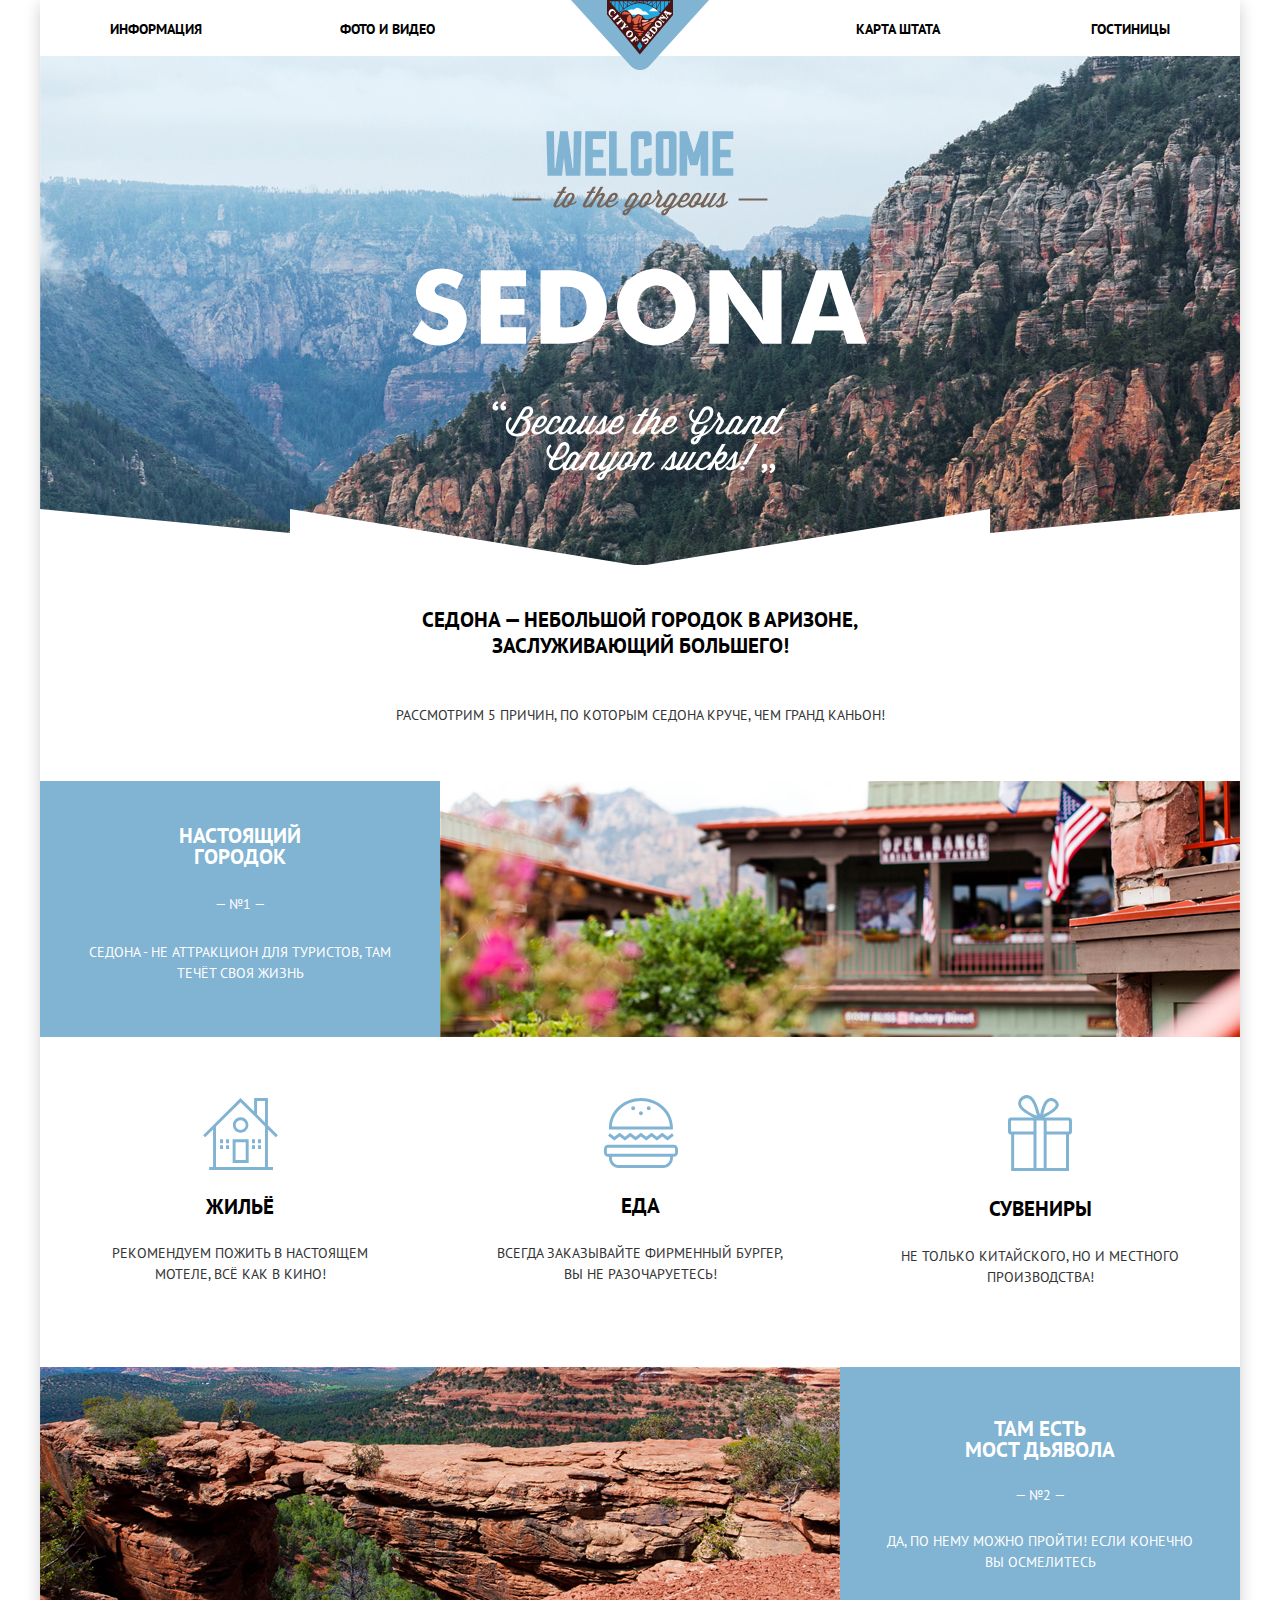
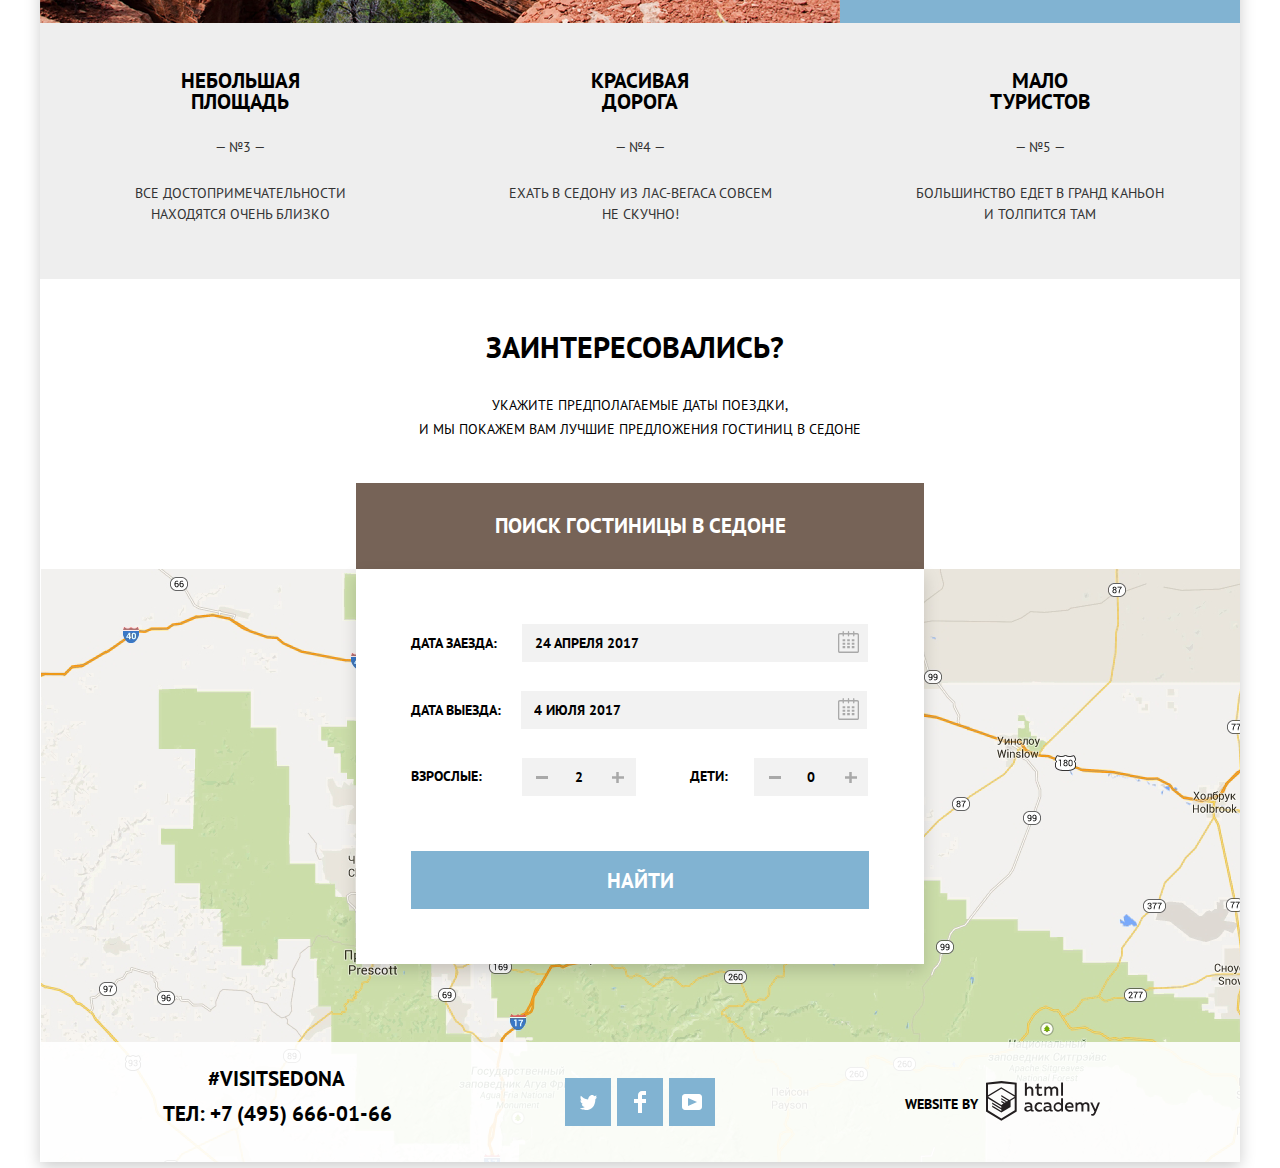
<file: index.html>
<!DOCTYPE html>
<html class="page" lang="ru">
  <head>
    <meta charset="utf-8">
    <title>HTML Academy: Седона</title>
    <link rel="icon" href="favicon.ico">
    <link href="css/normalize.css" rel="stylesheet">
    <link href="css/style.css" rel="stylesheet">
  </head>
  <body class="page-body">
    <div class="page-shadow">
      <div class="page-grid">
        <header class="main-header">
          <nav class="navigation-container">
            <ul class="site-navigation-list">
              <li class="site-navigation-list-info"><a href="#">Информация</a></li>
              <li class="site-navigation-list-foto"><a href="#">Фото и видео</a></li>
              <li class="site-navigation-list-map"><a href="#">Карта штата</a></li>
              <li class="site-navigation-list-hotel"><a href="catalog.html">Гостиницы</a></li>
            </ul>
            <a class="navigation-logo"><img src="img/logo.svg"  width="138" height="70"  alt="Логотип города Седона"></a>
          </nav>
        </header>
        <main class="main-container">
          <section class="main-logo">
            <div class="main-logo-picture">
              <img src="img/welcome.svg" width="456" height="350" alt="Логотип города Седона">
            </div>
            <div class="main-logo-title">
              <h1>Седона — небольшой городок в Аризоне, заслуживающий большего!</h1>
              <p>Рассмотрим 5 причин, по которым Седона круче, чем гранд каньон!</p>
            </div>
          </section>
          <section class="feature-one">
            <div class="feature-one-title">
              <h2>Настоящий <br>
                городок
              </h2>
              <span>— №1 —</span>
              <p>Седона - не аттракцион для туристов, там <br>
                течёт своя жизнь
              </p>
            </div>
            <div class="feature-one-picture">
              <img src="img/city.jpg" width="800" height="256" alt="Фото города Седона">
            </div>
          </section>
          <section class="infrastructure">
            <h2 class="visually-hidden">Описание инфраструктуры</h2>
            <ul class="infrastructure-list">
              <li class="infrastructure-housing">
                <div class="infrastructure-housing-img"></div>
                <b>Жильё</b>
                <p>Рекомендуем пожить в настоящем мотеле, всё как в кино!</p>
              </li>
              <li class="infrastructure-food">
                <div class="infrastructure-food-img"></div>
                <b>Еда</b>
                <p>Всегда заказывайте фирменный бургер, вы не разочаруетесь!</p>
              </li>
              <li class="infrastructure-souvenir">
                <div class="infrastructure-souvenir-img"></div>
                <b>Сувениры</b>
                <p>Не только китайского, но и местного производства!</p>
              </li>
            </ul>
          </section>
          <section class="feature-two">
            <div class="feature-two-picture">
              <img src="img/devil.jpg" width="800" height="256" alt="Фото моста Дьявола">
            </div>
            <div class="feature-two-title">
              <h2>Там есть  <br>
                Мост дьявола
              </h2>
              <span>— №2 —</span>
              <p>Да, по нему можно пройти! Если конечно <br>
                вы осмелитесь
              </p>
            </div>
          </section>
          <section class="feature-three-four-five">
            <ul class="feature-three-four-five-list">
              <li class="feature-three-title">
                <h2>небольшая <br>
                  площадь
                </h2>
                <span>— №3 —</span>
                <p>все достопримечательности <br>
                  находятся очень близко
                </p>
              </li>
              <li class="feature-four-title">
                <h2>красивая <br>
                  дорога
                </h2>
                <span>— №4 —</span>
                <p>ехать в седону из лас-вегаса совсем <br>
                  не скучно!
                </p>
              </li>
              <li class="feature-five-title">
                <h2>мало <br>
                  туристов
                </h2>
                <span>— №5 —</span>
                <p>большинство едет в гранд каньон <br>
                  и толпится там
                </p>
              </li>
            </ul>
          </section>
          <section class="booking">
            <h2>Заинтересовались?</h2>
            <p>Укажите предполагаемые даты поездки, <br>
              и мы покажем вам лучшие предложения гостиниц в седоне
            </p>
          </section>
          <div class="booking-window-container">
            <button type="button" class="booking-button-find">Поиск гостиницы в Седоне</button>
            <section class="booking-window">
              <h2 class="visually-hidden">Окно бронирования</h2>
              <form action="https://echo.htmlacademy.ru" method="post" class="booking-form">
                <div class="booking-form-date">
                  <div class="booking-form-date-from booking-form-date-flex">
                    <label for="booking-date-from">Дата заезда:</label>
                    <input id="booking-date-from" type="text" name="date-from" value="24 АПРЕЛЯ 2017" class="booking-from-date-input">
                    <div class="booking-date-from-calendar">
                      <button type="button" class="booking-date-from-calendar-button"></button>
                    </div>
                  </div>
                  <div class="booking-to-date-from booking-form-date-flex">
                    <label for="booking-date-to">Дата выезда:</label>
                    <input id="booking-date-to" type="text" name="date-to"  value="4 ИЮЛЯ 2017" class="booking-to-date-input">
                    <div class="booking-date-to-calendar">
                      <button type="button" class="booking-date-to-calendar-button"></button>
                    </div>
                  </div>
                </div>
                <div class="booking-form-guests">
                  <div class="booking-guests-number-from">
                    <label class="booking-form-guests-label" for="guests-number">Взрослые:</label>
                    <input id="guests-number" type="text" name="guests" value="2">
                    <div class="booking-guests-number-from-buttons">
                      <button type="button" class="booking-guests-number-from-plus"></button>
                      <button type="button" class="booking-guests-number-from-minus"></button>
                    </div>
                  </div>
                  <div class="booking-childens-number-from">
                    <label class="booking-form-guests-label" for="childrens-number">Дети:</label>
                    <input id="childrens-number" type="text" name="childens" value="0">
                    <div class="booking-childens-number-from-buttons">
                      <button type="button" class="booking-childens-number-from-plus"></button>
                      <button type="button" class="booking-childens-number-from-minus"></button>
                    </div>
                  </div>
                </div>
                <button type="button" class="booking-form-find-button">Найти</button>
              </form>
            </section>
            <section class="booking-map">
              <h2 class="visually-hidden">Карта</h2>
              <img src="img/map.png" width="1199" height="594" alt="Карта">
            </section>
          </div>
        </main>
        <footer class="main-footer">
          <div class="footer-contacts">
            <p class="footer-contacts-hashtag">#visitSEDONA</p>
            <p class="footer-contacts-tel">Тел: <a href="tel:+74956660166">+7 (495) 666-01-66</a></p>
          </div>
          <section class="social-footer">
            <h2 class="visually-hidden">Социальные сети</h2>
            <ul class="footer-social-list">
              <li class="twitter social-button">
                <a href="#">
                <img src="img/twitter.svg" width="17" height="17" alt="Twitter"></a>
              </li>
              <li class="facebook social-button">
                <a href="#">
                <img src="img/fb-icon.svg" width="12" height="22" alt="Facebook"></a>
              </li>
              <li class="youtube social-button">
                <a href="#">
                <img src="img/youtube.svg" width="20" height="16" alt="Youtube"></a>
              </li>
            </ul>
          </section>
          <section class="footer-copyright">
            <h2 class="visually-hidden">Разработано</h2>
            <p>Website by</p>
            <a href="https://htmlacademy.ru/intensive/htmlcss" class="footer-copyright-img">
              <svg width="115" height="41" viewbox="0 0 115 41" fill="none" xmlns="http://www.w3.org/2000/svg" class="footer-copyright-svg">
                <path fill-rule="evenodd" clip-rule="evenodd" d="M15.5197 1.05737H15.3509L0 2.71895V31.4945L15.3509 40.8382L30.7018 31.4945V2.71895L15.5197 1.05737ZM77.0183 2.62185H75.0876V15.7311H77.0183V2.62185ZM40.8619 2.63264V7.76843C41.6131 6.9864 42.6386 6.5436 43.7105 6.53843C44.6823 6.47908 45.6329 6.84495 46.3253 7.54479C47.0177 8.24462 47.3866 9.21244 47.3399 10.2068V15.7634H45.367V10.4658C45.4231 9.94897 45.2754 9.43059 44.9566 9.02553C44.6377 8.62047 44.174 8.36218 43.6683 8.3079H43.3518C42.3456 8.36979 41.4321 8.9295 40.9041 9.80764V15.7634H38.8995V2.63264H40.8619ZM77.0183 31.4837H75.2775V30.0595C74.4828 31.1353 73.23 31.7538 71.9119 31.7211C69.4751 31.5528 67.5825 29.4822 67.5825 26.9845C67.5825 24.4867 69.4751 22.4162 71.9119 22.2479C73.1195 22.2052 74.2818 22.7203 75.0771 23.6505V18.3205H77.0183V31.4837ZM47.0656 30.0595C47.263 30.0515 47.4583 30.0152 47.6459 29.9516V31.3866C47.2482 31.5404 46.826 31.6172 46.4009 31.6132C45.6482 31.6769 44.9394 31.2429 44.639 30.5342C43.7036 31.31 42.5302 31.7227 41.3261 31.6995C39.733 31.6995 38.256 30.804 38.256 28.9482C38.256 26.65 40.3661 25.9379 42.1702 25.9379C42.9402 25.9505 43.707 26.0408 44.4596 26.2076V25.884C44.4596 24.805 43.6578 23.9742 42.1491 23.9742C41.0585 23.9764 39.9804 24.2116 38.9839 24.6647V22.8305C40.0678 22.451 41.204 22.2506 42.3495 22.2371C44.8394 22.2371 46.3693 23.4455 46.3693 26.1753V29.4121C46.3546 29.5668 46.401 29.721 46.4981 29.8406C46.5951 29.9601 46.7349 30.035 46.8862 30.0487H47.0656V30.0595ZM40.2711 28.8403C40.298 29.229 40.4761 29.5905 40.7655 29.844C41.055 30.0974 41.4317 30.2217 41.8115 30.189H41.9275C42.8819 30.1906 43.7973 29.8022 44.4702 29.11V27.5779C43.842 27.4414 43.2026 27.3655 42.5605 27.3513C41.5055 27.3513 40.2817 27.7074 40.2817 28.8403H40.2711ZM56.0229 22.9384C55.1962 22.4632 54.2596 22.2246 53.3115 22.2479H52.9422C51.7332 22.2873 50.5891 22.8166 49.7619 23.7192C48.9347 24.6218 48.4923 25.8236 48.5321 27.06V27.5024C48.6957 30.0004 50.805 31.8921 53.2482 31.7318C54.2519 31.7555 55.2477 31.5452 56.1601 31.1168V29.2718C55.3769 29.7215 54.4945 29.9591 53.5963 29.9624C52.5199 30.0288 51.4963 29.4793 50.9385 28.5356C50.3806 27.5918 50.3806 26.4095 50.9385 25.4658C51.4963 24.522 52.5199 23.9725 53.5963 24.039C54.461 24.0357 55.3066 24.2989 56.0229 24.7942V22.9384ZM66.1514 30.0595C66.3488 30.0515 66.5441 30.0152 66.7317 29.9516V31.3866C66.334 31.5404 65.9118 31.6172 65.4867 31.6132C64.734 31.6769 64.0252 31.2429 63.7248 30.5342C62.7894 31.31 61.616 31.7227 60.4119 31.6995C58.8188 31.6995 57.3417 30.804 57.3417 28.9482C57.3417 26.65 59.4518 25.9379 61.256 25.9379C62.0259 25.9505 62.7928 26.0408 63.5454 26.2076V25.884C63.5454 24.805 62.7436 23.9742 61.2349 23.9742C60.1443 23.9764 59.0662 24.2116 58.0697 24.6647V22.8305C59.1536 22.451 60.2897 22.2506 61.4353 22.2371C63.9252 22.2371 65.455 23.4455 65.455 26.1753V29.4121C65.4404 29.5668 65.4868 29.721 65.5838 29.8406C65.6809 29.9601 65.8207 30.035 65.972 30.0487H66.1514V30.0595ZM59.855 29.8481C59.5632 29.5943 59.3837 29.2311 59.3569 28.8403H59.378C59.378 27.7074 60.5385 27.3513 61.6569 27.3513C62.299 27.3655 62.9383 27.4414 63.5665 27.5779V29.11C62.8937 29.8022 61.9782 30.1906 61.0239 30.189H60.9078C60.5263 30.2247 60.1469 30.1019 59.855 29.8481ZM69.3271 26.9305C69.3271 25.2859 70.6308 23.9526 72.239 23.9526L72.2601 24.0066C73.4742 24.0066 74.5742 24.7382 75.0665 25.8732V28.0311C74.5856 29.1871 73.4673 29.9296 72.239 29.9084C70.6308 29.9084 69.3271 28.5752 69.3271 26.9305ZM83.3486 22.2479C86.8408 22.2479 88.0541 25.1395 87.4844 27.7397H80.922C81.1436 29.3582 82.6839 30.0163 84.2876 30.0163C85.2509 30.0196 86.2027 29.8021 87.0729 29.3797V31.1061C86.0736 31.5421 84.9939 31.7519 83.9078 31.7211C81.2385 31.7211 78.8963 30.189 78.8963 26.9521C78.8362 25.7502 79.2482 24.5736 80.0408 23.6841C80.8334 22.7945 81.9408 22.2658 83.1165 22.2155H83.3486V22.2479ZM80.8693 26.1753C80.9704 24.8237 82.1216 23.8104 83.4436 23.9095H83.4858C84.1064 23.8531 84.7196 24.08 85.1612 24.5295C85.6028 24.979 85.8275 25.6051 85.7752 26.24H80.8693V26.1753ZM89.489 31.4621V22.4961H91.2298V23.575C91.9777 22.7197 93.041 22.2229 94.1628
                  22.2047C95.2951 22.1328 96.3712 22.7163 96.9482 23.7153C97.7407 22.8335 98.8477 22.3161 100.018 22.2803C100.952 22.2327 101.859 22.6011 102.507 23.2901C103.154 23.9792 103.478 24.9213 103.394 25.8732V31.4837H101.39V25.9271C101.437 25.4734 101.306 25.0191 101.024 24.6647C100.743 24.3104 100.336 24.0852 99.8917 24.039H99.6174C98.7512 24.0941 97.9525 24.536 97.4335 25.2474V31.4837H95.4289V25.9271C95.4728 25.47 95.3357 25.0139 95.0481 24.6611C94.7606 24.3082 94.3467 24.088 93.8991 24.0497H93.6881C92.7466 24.1344 91.8915 24.6449 91.3564 25.4416V31.5161H89.5312L89.489 31.4621ZM113.977 22.4745H111.972L109.324 29.2718L106.306 22.4853H104.196L108.417 31.5484L108.237 32.0016C107.72 33.3611 107.003 34.0516 106.053 34.0516C105.75 34.0548 105.447 34.0112 105.156 33.9221V35.6161C105.536 35.7125 105.926 35.7632 106.317 35.7671C107.646 35.7671 108.902 35.0226 109.851 32.6813L113.977 22.4745ZM52.689 6.78658V3.54974L50.7266 4.01369V6.73264H49.144V8.49132H50.7899V12.9905C50.7231 13.817 51.0244 14.6301 51.61 15.2038C52.1955 15.7775 53.0028 16.0505 53.8073 15.9468C54.5996 15.9535 55.3875 15.8259 56.139 15.5692V13.8429C55.5727 14.0781 54.9672 14.199 54.356 14.199C53.2165 14.199 52.689 13.8105 52.689 12.6237V8.5129H55.8541V6.78658H52.689ZM58.3862 15.7526V6.75421H60.1376V7.83316C60.8811 6.97655 61.9403 6.476 63.0601 6.45211C64.1624 6.38099 65.2146 6.93142 65.8032 7.88711C66.5958 7.00534 67.7028 6.48794 68.8734 6.45211C69.8138 6.41462 70.7233 6.79859 71.364 7.50353C72.0046 8.20846 72.3126 9.16418 72.2073 10.1205V15.7418H70.2028V10.1853C70.2499 9.73151 70.1184 9.27721 69.8373 8.92287C69.5561 8.56853 69.1485 8.34334 68.7046 8.29711H68.4619C67.5957 8.35228 66.797 8.7942 66.278 9.50553V15.7418H64.2734V10.1853C64.3206 9.73151 64.1891 9.27721 63.9079 8.92287C63.6268 8.56853 63.2191 8.34334 62.7752 8.29711H62.5326C61.5911 8.38181 60.736 8.89229 60.2009 9.68895V15.7634H58.3862V15.7526ZM28.6972 30.3033L28.7078 30.2968L28.6972 30.3184V30.3033ZM28.6972 18.3205V30.3033L15.3509 38.4321L2.00459 30.3184V18.5147L15.2876 26.6068V28.0311L6.18257 22.5284V23.9418L15.3404 29.5632V31.0629L6.19312 25.4955V26.9521L15.3509 32.5734L24.5826 26.9197V20.8129L28.6972 18.3205ZM28.7078 16.7776L25.0362 18.9355L23.3482 20.0145L15.3087 15.0837V16.4971L22.156 20.7266L22.0083 20.8237L20.9532 21.4063L15.2876 17.9537V19.3995L19.761 22.1184L18.706 22.8413L15.3298 20.7913V22.2047L17.5454 23.5426L15.2982 24.9021L2.11009 16.864L15.3087 8.72869L28.7078 16.7776ZM15.2876 7.27211L28.7078 15.3534V4.56395L15.3615 3.12895L2.01514 4.56395V15.3534L15.2876 7.27211Z" fill="#231F20"/>
              </svg>
            </a>
          </section>
        </footer>
      </div>
    </div>
  </body>
</html>
</file>
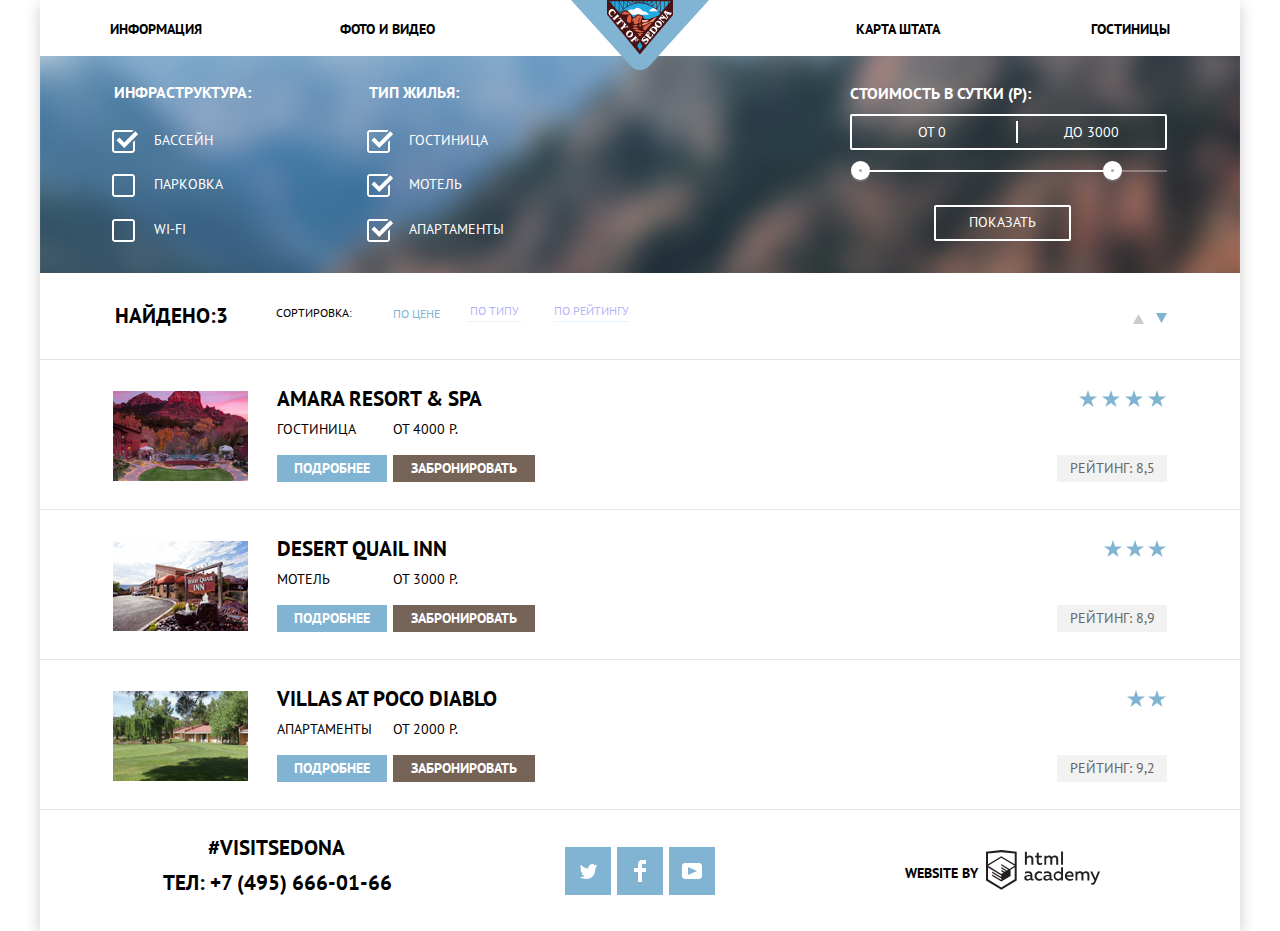
<file: catalog.html>
<!DOCTYPE html>
<html class="page" lang="ru">
  <head>
    <meta charset="utf-8">
    <title>HTML Academy: Седона</title>
    <link rel="icon" href="favicon.ico">
    <link href="css/normalize.css" rel="stylesheet">
    <link href="css/style.css" rel="stylesheet">
  </head>
  <body class="page-body">
    <div class="page-shadow">
      <div class="page-grid">
        <header class="main-header">
          <nav class="navigation-container">
            <ul class="site-navigation-list">
              <li class="site-navigation-list-info"><a href="#">Информация</a></li>
              <li class="site-navigation-list-foto"><a href="#">Фото и видео</a></li>
              <li class="site-navigation-list-map"><a href="#">Карта штата</a></li>
              <li class="site-navigation-list-hotel"><a>Гостиницы</a></li>
            </ul>
            <a class="navigation-logo" href="index.html"><img src="img/logo.svg"  width="138" height="70"  alt="Логотип города Седона"></a>
          </nav>
        </header>
        <main class="main-container">
          <section class="main-catalog-fildset">
            <h2 class="visually-hidden">Фильтры поиска</h2>
            <form method="get" action="https://echo.htmlacademy.ru" class="main-catalog-form">
              <fieldset class="main-catalog-fildset-infrastructure">
                <legend class="main-catalog-fildset-infrastructure-name">Инфраструктура:</legend>
                <ul class="main-catalog-fildset-infrastructure-list">
                  <li class="main-catalog-fildset-infrastructure-list-flex">
                    <input class="filter-input-checkbox" type="checkbox" name="pool" id="filter-pool" value="pool" checked>
                    <label for="filter-pool">Бассейн</label>
                  </li>
                  <li class="main-catalog-fildset-infrastructure-list-flex">
                    <input class="filter-input-checkbox" type="checkbox" name="parking" id="filter-parking" value="parking">
                    <label for="filter-parking">Парковка</label>
                  </li>
                  <li class="main-catalog-fildset-infrastructure-list-flex">
                    <input class="filter-input-checkbox" type="checkbox" name="wifi" id="filter-wifi" value="wifi">
                    <label for="filter-wifi">Wi-Fi</label>
                  </li>
                </ul>
              </fieldset>
              <fieldset class="main-catalog-fildset-type">
                <legend class="main-catalog-fildset-type-name">Тип жилья:</legend>
                <ul class="main-catalog-fildset-type-list">
                  <li class="main-catalog-fildset-infrastructure-list-flex">
                    <input class="filter-input-checkbox" type="checkbox" name="hotel" id="filter-hotel" value="hotel" checked>
                    <label for="filter-hotel">Гостиница</label>
                  </li>
                  <li class="main-catalog-fildset-infrastructure-list-flex">
                    <input class="filter-input-checkbox" type="checkbox" name="motel" id="filter-motel" value="motel" checked>
                    <label for="filter-motel">Мотель</label>
                  </li>
                  <li class="main-catalog-fildset-infrastructure-list-flex">
                    <input class="filter-input-checkbox" type="checkbox" name="apartmets" id="filter-apartments" value="apartmets" checked>
                    <label for="filter-apartments">Апартаменты</label>
                  </li>
                </ul>
              </fieldset>
              <div class ="main-catalog-fildset-price-form">
                <fieldset class="main-catalog-fildset-price">
                  <legend class="main-catalog-fildset-price-name">Стоимость в сутки (Р):</legend>
                  <ul class="main-catalog-fildset-price-list">
                    <li class="main-catalog-fildset-price-list-field main-catalog-fildset-price-list-field-dash">
                      <input type="text" name="price-from" id="filter-price-from" value="ОТ 0">
                    </li>
                    <li class="main-catalog-fildset-price-list-field">
                      <input type="text" name="price-to" id="filter-price-to" value="ДО 3000">
                    </li>
                  </ul>
                </fieldset>
                <div class="range-filter">
                  <div class="range-controls">
                    <div class="scale">
                      <div class="bar"></div>
                    </div>
                    <button type="button" class="toggle toggle-min"></button>
                    <button type="button" class="toggle toggle-max"></button>
                  </div>
                </div>
                <button class="main-catalog-fildset-confirm-button" type="button">Показать</button>
              </div>
            </form>
          </section>
          <div class="main-catalog-sorting-container">
            <section class= "main-catalog-quantity">
              <h2 class="visually-hidden">Количество найденных гостиниц</h2>
              <p class="main-catalog-quantity-findings">Найдено:3</p>
            </section>
            <section class="main-catalog-sorting">
              <h2 class="visually-hidden">Сортировка</h2>
              <p class="main-catalog-sorting-name">Сортировка:</p>
              <a class="main-catalog-sorting-price" href="#">По цене</a>
              <a class="main-catalog-sorting-type" href="#">По типу</a>
              <a class="main-catalog-sorting-rating" href="#">По рейтингу</a>
            </section>
            <section class="main-catalog-sorting-icons">
              <h2 class="visually-hidden">Сортировка</h2>
              <a class="main-catalog-sorting-up" href="#" aria-label="arrow"></a>
              <a class="main-catalog-sorting-down" href="#" aria-label="arrow"></a>
            </section>
          </div>
          <section class="main-catalog-result">
            <h2 class="visually-hidden">Найденные варианты</h2>
            <ul class="main-catalog-result-list">
              <li class="main-catalog-result-list-one">
                <div class="main-catalog-result-list-container">
                  <img class="main-catalog-result-list-img" src="img/amara-resort.jpg" width="135" height="90" alt="Изображение Amara Resort & Spa">
                  <div class="main-catalog-result-list-description-container">
                    <a class="main-catalog-result-list-name">Amara Resort & Spa</a>
                    <p class="main-catalog-result-list-type">Гостиница</p>
                    <p class="main-catalog-result-list-price">От 4000 Р.</p>
                    <a class="main-catalog-result-list-details" href="#">Подробнее</a>
                    <a class="main-catalog-result-list-booking" href="#">Забронировать</a>
                  </div>
                  <div class="main-catalog-result-list-rating-container">
                    <span class="main-catalog-result-list-stars main-catalog-result-list-stars-number-four"></span>
                    <p class="main-catalog-result-list-rating">Рейтинг: 8,5</p>
                  </div>
                </div>
              </li>
              <li class="main-catalog-result-list-two">
                <div class="main-catalog-result-list-container">
                  <img class="main-catalog-result-list-img" src="img/desert-quail-inn.jpg" width="135" height="90" alt="Изображение Desert Quail Inn">
                  <div class="main-catalog-result-list-description-container">
                    <b class="main-catalog-result-list-name">Desert Quail Inn</b>
                    <p class="main-catalog-result-list-type">Мотель</p>
                    <p class="main-catalog-result-list-price">От 3000 Р.</p>
                    <a class="main-catalog-result-list-details" href="#">Подробнее</a>
                    <a class="main-catalog-result-list-booking" href="#">Забронировать</a>
                  </div>
                  <div class="main-catalog-result-list-rating-container">
                    <span class="main-catalog-result-list-stars main-catalog-result-list-stars-number-three"></span>
                    <p class="main-catalog-result-list-rating">Рейтинг: 8,9</p>
                  </div>
                </div>
              </li>
              <li class="main-catalog-result-list-three">
                <div class="main-catalog-result-list-container">
                  <img class="main-catalog-result-list-img" src="img/villas-at-poco-diablo.jpg" width="135" height="90" alt="Изображение Villas at Poco Diablo">
                  <div class="main-catalog-result-list-description-container">
                    <b class="main-catalog-result-list-name">Villas at Poco Diablo</b>
                    <p class="main-catalog-result-list-type">Апартаменты</p>
                    <p class="main-catalog-result-list-price">От 2000 Р.</p>
                    <a class="main-catalog-result-list-details" href="#">Подробнее</a>
                    <a class="main-catalog-result-list-booking" href="#">Забронировать</a>
                  </div>
                  <div class="main-catalog-result-list-rating-container">
                    <span class="main-catalog-result-list-stars main-catalog-result-list-stars-number-two"></span>
                    <p class="main-catalog-result-list-rating">Рейтинг: 9,2</p>
                  </div>
                </div>
              </li>
            </ul>
          </section>
        </main>
        <footer class="main-footer">
          <div class="footer-contacts">
            <p class="footer-contacts-hashtag">#visitSEDONA</p>
            <p class="footer-contacts-tel">Тел: <a href="tel:+74956660166">+7 (495) 666-01-66</a></p>
          </div>
          <section class="social-footer">
            <h2 class="visually-hidden">Социальные сети</h2>
            <ul class="footer-social-list">
              <li class="twitter social-button">
                <a href="#">
                <img src="img/twitter.svg" width="17" height="17" alt="Twitter"></a>
              </li>
              <li class="facebook social-button">
                <a href="#">
                <img src="img/fb-icon.svg" width="12" height="22" alt="Facebook"></a>
              </li>
              <li class="youtube social-button">
                <a href="#">
                <img src="img/youtube.svg" width="20" height="16" alt="Youtube"></a>
              </li>
            </ul>
          </section>
          <section class="footer-copyright">
            <h2 class="visually-hidden">Разработано</h2>
            <p>Website by</p>
            <a href="https://htmlacademy.ru/intensive/htmlcss" class="footer-copyright-img">
              <svg width="115" height="41" viewbox="0 0 115 41" fill="none" xmlns="http://www.w3.org/2000/svg" class="footer-copyright-svg">
                <path fill-rule="evenodd" clip-rule="evenodd" d="M15.5197 1.05737H15.3509L0 2.71895V31.4945L15.3509 40.8382L30.7018 31.4945V2.71895L15.5197 1.05737ZM77.0183 2.62185H75.0876V15.7311H77.0183V2.62185ZM40.8619 2.63264V7.76843C41.6131 6.9864 42.6386 6.5436 43.7105 6.53843C44.6823 6.47908 45.6329 6.84495 46.3253 7.54479C47.0177 8.24462 47.3866 9.21244 47.3399 10.2068V15.7634H45.367V10.4658C45.4231 9.94897 45.2754 9.43059 44.9566 9.02553C44.6377 8.62047 44.174 8.36218 43.6683 8.3079H43.3518C42.3456 8.36979 41.4321 8.9295 40.9041 9.80764V15.7634H38.8995V2.63264H40.8619ZM77.0183 31.4837H75.2775V30.0595C74.4828 31.1353 73.23 31.7538 71.9119 31.7211C69.4751 31.5528 67.5825 29.4822 67.5825 26.9845C67.5825 24.4867 69.4751 22.4162 71.9119 22.2479C73.1195 22.2052 74.2818 22.7203 75.0771 23.6505V18.3205H77.0183V31.4837ZM47.0656 30.0595C47.263 30.0515 47.4583 30.0152 47.6459 29.9516V31.3866C47.2482 31.5404 46.826 31.6172 46.4009 31.6132C45.6482 31.6769 44.9394 31.2429 44.639 30.5342C43.7036 31.31 42.5302 31.7227 41.3261 31.6995C39.733 31.6995 38.256 30.804 38.256 28.9482C38.256 26.65 40.3661 25.9379 42.1702 25.9379C42.9402 25.9505 43.707 26.0408 44.4596 26.2076V25.884C44.4596 24.805 43.6578 23.9742 42.1491 23.9742C41.0585 23.9764 39.9804 24.2116 38.9839 24.6647V22.8305C40.0678 22.451 41.204 22.2506 42.3495 22.2371C44.8394 22.2371 46.3693 23.4455 46.3693 26.1753V29.4121C46.3546 29.5668 46.401 29.721 46.4981 29.8406C46.5951 29.9601 46.7349 30.035 46.8862 30.0487H47.0656V30.0595ZM40.2711 28.8403C40.298 29.229 40.4761 29.5905 40.7655 29.844C41.055 30.0974 41.4317 30.2217 41.8115 30.189H41.9275C42.8819 30.1906 43.7973 29.8022 44.4702 29.11V27.5779C43.842 27.4414 43.2026 27.3655 42.5605 27.3513C41.5055 27.3513 40.2817 27.7074 40.2817 28.8403H40.2711ZM56.0229 22.9384C55.1962 22.4632 54.2596 22.2246 53.3115 22.2479H52.9422C51.7332 22.2873 50.5891 22.8166 49.7619 23.7192C48.9347 24.6218 48.4923 25.8236 48.5321 27.06V27.5024C48.6957 30.0004 50.805 31.8921 53.2482 31.7318C54.2519 31.7555 55.2477 31.5452 56.1601 31.1168V29.2718C55.3769 29.7215 54.4945 29.9591 53.5963 29.9624C52.5199 30.0288 51.4963 29.4793 50.9385 28.5356C50.3806 27.5918 50.3806 26.4095 50.9385 25.4658C51.4963 24.522 52.5199 23.9725 53.5963 24.039C54.461 24.0357 55.3066 24.2989 56.0229 24.7942V22.9384ZM66.1514 30.0595C66.3488 30.0515 66.5441 30.0152 66.7317 29.9516V31.3866C66.334 31.5404 65.9118 31.6172 65.4867 31.6132C64.734 31.6769 64.0252 31.2429 63.7248 30.5342C62.7894 31.31 61.616 31.7227 60.4119 31.6995C58.8188 31.6995 57.3417 30.804 57.3417 28.9482C57.3417 26.65 59.4518 25.9379 61.256 25.9379C62.0259 25.9505 62.7928 26.0408 63.5454 26.2076V25.884C63.5454 24.805 62.7436 23.9742 61.2349 23.9742C60.1443 23.9764 59.0662 24.2116 58.0697 24.6647V22.8305C59.1536 22.451 60.2897 22.2506 61.4353 22.2371C63.9252 22.2371 65.455 23.4455 65.455 26.1753V29.4121C65.4404 29.5668 65.4868 29.721 65.5838 29.8406C65.6809 29.9601 65.8207 30.035 65.972 30.0487H66.1514V30.0595ZM59.855 29.8481C59.5632 29.5943 59.3837 29.2311 59.3569 28.8403H59.378C59.378 27.7074 60.5385 27.3513 61.6569 27.3513C62.299 27.3655 62.9383 27.4414 63.5665 27.5779V29.11C62.8937 29.8022 61.9782 30.1906 61.0239 30.189H60.9078C60.5263 30.2247 60.1469 30.1019 59.855 29.8481ZM69.3271 26.9305C69.3271 25.2859 70.6308 23.9526 72.239 23.9526L72.2601 24.0066C73.4742 24.0066 74.5742 24.7382 75.0665 25.8732V28.0311C74.5856 29.1871 73.4673 29.9296 72.239 29.9084C70.6308 29.9084 69.3271 28.5752 69.3271 26.9305ZM83.3486 22.2479C86.8408 22.2479 88.0541 25.1395 87.4844 27.7397H80.922C81.1436 29.3582 82.6839 30.0163 84.2876 30.0163C85.2509 30.0196 86.2027 29.8021 87.0729 29.3797V31.1061C86.0736 31.5421 84.9939 31.7519 83.9078 31.7211C81.2385 31.7211 78.8963 30.189 78.8963 26.9521C78.8362 25.7502 79.2482 24.5736 80.0408 23.6841C80.8334 22.7945 81.9408 22.2658 83.1165 22.2155H83.3486V22.2479ZM80.8693 26.1753C80.9704 24.8237 82.1216 23.8104 83.4436 23.9095H83.4858C84.1064 23.8531 84.7196 24.08 85.1612 24.5295C85.6028 24.979 85.8275 25.6051 85.7752 26.24H80.8693V26.1753ZM89.489 31.4621V22.4961H91.2298V23.575C91.9777 22.7197 93.041 22.2229 94.1628
                  22.2047C95.2951 22.1328 96.3712 22.7163 96.9482 23.7153C97.7407 22.8335 98.8477 22.3161 100.018 22.2803C100.952 22.2327 101.859 22.6011 102.507 23.2901C103.154 23.9792 103.478 24.9213 103.394 25.8732V31.4837H101.39V25.9271C101.437 25.4734 101.306 25.0191 101.024 24.6647C100.743 24.3104 100.336 24.0852 99.8917 24.039H99.6174C98.7512 24.0941 97.9525 24.536 97.4335 25.2474V31.4837H95.4289V25.9271C95.4728 25.47 95.3357 25.0139 95.0481 24.6611C94.7606 24.3082 94.3467 24.088 93.8991 24.0497H93.6881C92.7466 24.1344 91.8915 24.6449 91.3564 25.4416V31.5161H89.5312L89.489 31.4621ZM113.977 22.4745H111.972L109.324 29.2718L106.306 22.4853H104.196L108.417 31.5484L108.237 32.0016C107.72 33.3611 107.003 34.0516 106.053 34.0516C105.75 34.0548 105.447 34.0112 105.156 33.9221V35.6161C105.536 35.7125 105.926 35.7632 106.317 35.7671C107.646 35.7671 108.902 35.0226 109.851 32.6813L113.977 22.4745ZM52.689 6.78658V3.54974L50.7266 4.01369V6.73264H49.144V8.49132H50.7899V12.9905C50.7231 13.817 51.0244 14.6301 51.61 15.2038C52.1955 15.7775 53.0028 16.0505 53.8073 15.9468C54.5996 15.9535 55.3875 15.8259 56.139 15.5692V13.8429C55.5727 14.0781 54.9672 14.199 54.356 14.199C53.2165 14.199 52.689 13.8105 52.689 12.6237V8.5129H55.8541V6.78658H52.689ZM58.3862 15.7526V6.75421H60.1376V7.83316C60.8811 6.97655 61.9403 6.476 63.0601 6.45211C64.1624 6.38099 65.2146 6.93142 65.8032 7.88711C66.5958 7.00534 67.7028 6.48794 68.8734 6.45211C69.8138 6.41462 70.7233 6.79859 71.364 7.50353C72.0046 8.20846 72.3126 9.16418 72.2073 10.1205V15.7418H70.2028V10.1853C70.2499 9.73151 70.1184 9.27721 69.8373 8.92287C69.5561 8.56853 69.1485 8.34334 68.7046 8.29711H68.4619C67.5957 8.35228 66.797 8.7942 66.278 9.50553V15.7418H64.2734V10.1853C64.3206 9.73151 64.1891 9.27721 63.9079 8.92287C63.6268 8.56853 63.2191 8.34334 62.7752 8.29711H62.5326C61.5911 8.38181 60.736 8.89229 60.2009 9.68895V15.7634H58.3862V15.7526ZM28.6972 30.3033L28.7078 30.2968L28.6972 30.3184V30.3033ZM28.6972 18.3205V30.3033L15.3509 38.4321L2.00459 30.3184V18.5147L15.2876 26.6068V28.0311L6.18257 22.5284V23.9418L15.3404 29.5632V31.0629L6.19312 25.4955V26.9521L15.3509 32.5734L24.5826 26.9197V20.8129L28.6972 18.3205ZM28.7078 16.7776L25.0362 18.9355L23.3482 20.0145L15.3087 15.0837V16.4971L22.156 20.7266L22.0083 20.8237L20.9532 21.4063L15.2876 17.9537V19.3995L19.761 22.1184L18.706 22.8413L15.3298 20.7913V22.2047L17.5454 23.5426L15.2982 24.9021L2.11009 16.864L15.3087 8.72869L28.7078 16.7776ZM15.2876 7.27211L28.7078 15.3534V4.56395L15.3615 3.12895L2.01514 4.56395V15.3534L15.2876 7.27211Z" fill="#231F20"/>
              </svg>
            </a>
          </section>
        </footer>
      </div>
    </div>
  </body>
</html>
</file>
<file: css/style.css>
@font-face {
  font-family: "PT Sans";
  src: local("PT Sans"),
       url("../fonts/PTSans.woff2") format("woff2"),
       url("../fonts/PTSans.woff") format("woff");
  font-weight: 400;
  font-style: normal;
}

@font-face {
  font-family: "PT Sans";
  src: local("PT Sans Bold"),
        url("../fonts/PTSans-Bold.woff2") format("woff2"),
        url("../fonts/PTSans-Bold.woff") format("woff");
  font-weight: 700;
  font-style: bold;
}

:root {
  --basic-black: #000000;
  --basic-blue: #81B3D2;
  --basic-normal-grey-button: #766357;
  --basic-select-grey-button: #604E43;
  --basic-push-grey-button: #503E33;
  --basic-normal-blue-button: #81B3D2;
  --basic-select-blue-button: #669EC0;
  --basic-push-blues-button: #5496BD;
  --basic-normal-grey-input: #F2F2F2;
  --basic-select-grey-input: #EBEBEB;
  --basic-select-blue-nav: #81B3D2;
  --basic-natural-white: #EEEEEE;
  --basic-natural-grey: #E5E5E5;
  --basic-text-grey: #333333;
  --basic-text-light-grey: #666666;
  --basic-normal-grey-rating: #F2F2F2;
  --basic-white: #FFFFFF;
  --basic-body-background: ##F2F2F2;
  --basic-white-opacity: rgba(255, 255, 255, .3);
  --basic-toggle-shadow: rgba(171,171,171, .3);
  --basic-black-opacity: rgba(0, 1, 1, 0.2);
  --basic-black-opacity2: rgba(0, 1, 1, 0.15);
  --basic-white-opacity9: rgba(255, 255, 255, 0.9);
  --basic-grey-nude: #ababab;
}

.visually-hidden {
  position: absolute;
  width: 1px;
  height: 1px;
  margin: -1px;
  border: 0;
  padding: 0;
  white-space: nowrap;
  clip-path: inset(100%);
  clip: rect(0 0 0 0);
  overflow: hidden;
}

.page {
  height: 100%;
}

.page-body {
  font-family: "PT Sans", Arial, sans-serif;
  font-size: 14px;
  line-height: 21px;
  font-weight: 700;
  font-style: normal;
  color: var(--basic-black);
  text-transform: uppercase;
  background-color: var(--basic-body-background);
  text-align: center;
  min-height: 100%;
  margin: 0px;
  padding: 0px;
  min-height: 100%;
  display: grid;
  grid-template-rows: min-content 1fr min-content;
  align-content: start;
}
.page-shadow {
  box-shadow: 0px 5px 15px var(--basic-black-opacity);
  width: 1200px;
  margin: 0 auto;
}

.page-grid {
  display: grid;
  grid-template-rows: min-content 1fr min-content;
  align-content: start;
}

img {
  max-width: 100%;
  height: auto;
}

a {
  text-decoration: none;
}

.main-header {
  width: 1200px;
  grid-row: 1 / 2;
  grid-column: 2 / 3;
  z-index: 1;
  background-color: var(--basic-white)
}
.navigation-container {
  width: 1200px;
  height: 56px;
}

.site-navigation-list {
  display: grid;
  width: 1200px;
  grid-template-columns: 1fr 1fr 1fr 1fr;
  grid-template-rows: 56px;
  list-style: none;
  align-items: center;
  font-size: 16px;
  line-height: 26px;
  font-weight: 700;
  color: var(--basic-black);
  margin: 0 auto;
  padding: 0;
  }

.site-navigation-list a {
  font-style: normal;
  font-weight: bold;
  font-size: 14px;
  line-height: 26px;
  color: var(--basic-black);
  }

.site-navigation-list li {
  width: 100%;
  display: block;
  margin: 0;
  }

.site-navigation-list-info {
  text-align: left;
  padding-left: 70px;
  }

.site-navigation-list-foto {
  text-align: left;
  }

.site-navigation-list-map {
  text-align: right;
  }

.site-navigation-list-hotel {
  text-align: right;
  padding-right: 70px;
  box-sizing: border-box;
  }

.site-navigation-list a {
  color: var(--basic-black);
}

.site-navigation-list a:hover {
  color: var(--basic-select-blue-nav);
}

.site-navigation-list a:active {
  opacity: 0.3;
}
.site-navigation-list-foto {
  text-align: left;
}

.navigation-logo {
  position: relative;
  top: -56px;
  width: 138px;
  height: 70px;
  z-index: 1;
}

.main-container {
  background-color: var(--basic-white);
  width: 1200px;
  grid-row: 2 / 5;
  grid-column: 2 / 3;
  min-height: 875px;
}

.main-logo {
  display: grid;
  grid-template-columns: 1fr;
  grid-template-rows: 1fr 209px;
  background: url(../img/logo-back.jpg) no-repeat;
  width: 1200px;
  height: 725px;
  position: relative;
}

.main-logo::before {
  content: "";
  display: block;
  width: 100%;
  height: 57px;
  background: url("../img/logo-back-mask.svg") no-repeat;
  bottom: 215px;
  left: 0;
  position: absolute;
}

.main-logo-container {
  grid-row: 1 / 2;
  grid-column: 1 / -1;
}

.main-logo-picture {
  margin-top: 75px;
  margin-left: auto;
  margin-right: auto;
  grid-row: 1 / 2;
  grid-column: 1 / -1;
  width: 456px;
  height: 350px;
  background-repeat: no-repeat;
}

.main-logo-title {
  grid-row: 2 / 3;
  grid-column: 1 / -1;
  margin: 35px auto auto;
}

.main-logo-title h1 {
  font-size: 21px;
  line-height: 26px;
  width: 470px;
  height: 80px;
  margin-top: 0px;
  margin-bottom: 15px;
  margin-left: auto;
  margin-right: auto;
}

.main-logo-title p {
  line-height: 26px;
  color: var(--basic-text-grey);
  font-weight: 400;
}
.feature-one {
  display: grid;
  grid-template-columns: 1fr auto;
  grid-template-rows: 256px;
  color: var(--basic-white);
  background-color: var(--basic-blue);
}

.feature-one-title {
  display: flex;
  flex-direction: column;
  justify-content: space-around;
  padding-bottom: 30px;
  padding-top: 30px;
  flex-wrap: wrap;
}

.feature-one-title h2 {
  font-weight: 21px;
  margin: 0;
}

.feature-one-title span {
  display: block;
  font-weight: 400;
}

.feature-one-title p {
  font-weight: 400;
  margin: 0;
  margin-bottom: 10px;
}

.infrastructure-list {
  height: 330px;
  display: flex;
  justify-content: space-around;
  align-items: baseline;
  flex-wrap: wrap;
  list-style: none;
  margin: 0;
  padding: 0;
}

.infrastructure-housing {
  display: flex;
  flex-direction: column;
  justify-content: space-around;
  align-items: center;
  width: 400px;
  height: 220px;
  margin-top: 48px;
  margin-bottom: auto;
  flex-wrap: wrap;
}

.infrastructure-housing-img{
  width: 75px;
  height: 72px;
  background-image: url(../img/house.svg);
}

.infrastructure-food-img{
  width: 75px;
  height: 70px;
  background-image: url(../img/food.svg);
}

.infrastructure-souvenir-img{
  width: 64px;
  height: 77px;
  background-image: url(../img/souvenir.svg);
}

.infrastructure-housing b {
  display: block;
  font-size: 21px;
}

.infrastructure-housing p {
  color: var(--basic-text-grey);
  font-weight: 400;
  margin: 0;
  padding-left: 50px;
  padding-right: 50px;
  padding-bottom: 7px;
}

.infrastructure-food {
  display: flex;
  flex-direction: column;
  justify-content: space-around;
  flex-wrap: wrap;
  align-items: center;
  width: 400px;
  height: 220px;
  margin-top: 48px;
  margin-bottom: auto;
}

.infrastructure-food b {
  display: block;
  font-size: 21px;
}

.infrastructure-food p {
  color: var(--basic-text-grey);
  font-weight: 400;
  margin: 0;
  padding-left: 50px;
  padding-right: 50px;
  padding-bottom: 7px;
}

.infrastructure-souvenir {
  display: flex;
  flex-direction: column;
  justify-content: space-around;
  flex-wrap: wrap;
  align-items: center;
  width: 400px;
  height: 220px;
  margin-top: 44px;
  margin-bottom: auto;
}

.infrastructure-souvenir b {
  display: block;
  font-size: 21px;
}

.infrastructure-souvenir p {
  color: var(--basic-text-grey);
  font-weight: 400;
  margin: 0;
  padding-left: 50px;
  padding-right: 50px;
}

.feature-two {
  display: grid;
  grid-template-columns: auto 1fr;
  grid-template-rows: 256px;
  color: var(--basic-white);
  background-color: var(--basic-blue);
}

.feature-two-title {
  display: flex;
  flex-direction: column;
  flex-wrap: wrap;
  justify-content: space-around;
  padding-bottom: 37px;
  padding-top: 38px;
}

.feature-two-title h2 {
  font-size: 21px;
  margin: 0;
}

.feature-two-title span {
  display: block;
  font-weight: 400;
}

.feature-two-title p {
  font-weight: 400;
  margin: 0;
}

.feature-three-four-five {
  background-color: var(--basic-natural-white);
  height: 256px;
}

.feature-three-four-five-list {
  display: flex;
  justify-content: space-around;
  align-items: baseline;
  list-style: none;
  margin: 0;
  padding: 0;
}

.feature-three-title {
  display: flex;
  flex-direction: column;
  justify-content: space-between;
  flex-wrap: wrap;
  align-items: center;
  height: 155px;
  width: 400px;
  padding-left: 10px;
  padding-right: 10px;
  margin-top: 47px;
  margin-bottom: 54px;
}

.feature-three-title h2 {
  font-size: 21px;
  margin: 0;
}

.feature-three-title span {
  color: var(--basic-text-grey);
  font-weight: 400;
  display: block;

}

.feature-three-title p {
  color: var(--basic-text-grey);
  font-weight: 400;
  margin: 0;
}

.feature-four-title {
  display: flex;
  flex-direction: column;
  justify-content: space-between;
  flex-wrap: wrap;
  align-items: center;
  height: 155px;
  width: 400px;
  padding-left: 10px;
  padding-right: 10px;
  margin-top: 47px;
  margin-bottom: 54px;
}

.feature-four-title h2 {
  font-size: 21px;
  margin: 0;
}

.feature-four-title p {
  color: var(--basic-text-grey);
  font-weight: 400;
  margin: 0;
}

.feature-four-title span {
  color: var(--basic-text-grey);
  font-weight: 400;
  display: block;
}

.feature-five-title {
  display: flex;
  flex-direction: column;
  flex-wrap: wrap;
  justify-content: space-between;
  align-items: center;
  height: 155px;
  width: 400px;
  padding-left: 10px;
  padding-right: 10px;
  margin-top: 47px;
  margin-bottom: 54px;
}

.feature-five-title h2 {
  font-size: 21px;
  margin: 0;
}

.feature-five-title p {
  color: var(--basic-text-grey);
  font-weight: 400;
  margin: 0;
}

.feature-five-title span {
  color: var(--basic-text-grey);
  font-weight: 400;
  display: block;
}

.booking {
  height: 204px;
  display: flex;
  flex-direction: column;
  flex-wrap: wrap;
  align-items: center;
  justify-content: space-between;
}

.booking h2 {
  font-size: 30px;
  line-height: 24px;
  margin-top: 56px;
  display: block;
  width: 100%;
  text-align: center;
  padding-right: 10px;
  box-sizing: border-box;
}

.booking p {
  line-height: 24px;
  font-weight: 400;
  margin-top: 0;
  margin-bottom: 42px;
}
.booking-window-container {
  display: grid;
  grid-template-columns: 316px 1fr 316px;
  grid-template-rows: 1f 593;
}
.booking-button-find {
  background-color: var(--basic-normal-grey-button);
  font: inherit;
  font-size: 21px;
  line-height: 26px;
  width: 568px;
  height: 86px;
  color: var(--basic-white);
  text-align: center;
  text-transform: uppercase;
  grid-column: 2 / 3;
  grid-row: 1 / 2;
  outline: none;
  border: none;
}

.booking-button-find:hover {
  background-color: var(--basic-select-grey-button);
  outline: none;
  border: none;
}

.booking-button-find:active {
  color: var(--basic-push-grey-button);
  outline: none;
  border: none;
}

.booking-window {
  box-shadow: 0px 7px 15px var(--basic-black-opacity2);
  width: 568px;
  height: 395px;
  margin: 0 auto;
  grid-column: 2 / 3;
  grid-row: 2 / 3;
  z-index: 1;
  background-color: var(--basic-white);
}

.booking-form {
  font: inherit;
  line-height: 26px;
  margin: 55px;
  width: 458px;
  height: 285px;
  display: flex;
  flex-direction: column;
  flex-wrap: wrap;
  align-items: center;
  justify-content: space-between;
}

.booking-form-date-flex {
  display: flex;
  align-items: center;
  flex-wrap: wrap;
  justify-content: space-between;
  width: 458px;
  height: 38px;
}

.booking-form-date input{
  background-color: var(--basic-normal-grey-input);
  width: 346px;
  height: 38px;
  padding-left: 11px;
  padding-bottom: 2px;
  justify-content: flex-end;
  font-weight: 700;
  border: 2px solid var(--basic-normal-grey-input);
  box-sizing: border-box;
}

.booking-form-date input:active {
  background-color: var(--basic-select-grey-input);
  border: 2px solid var(--basic-normal-grey-input);
  box-sizing: border-box;
}

.booking-form-date input:focus {
  background-color: var(--basic-white);
  border: 2px solid var(--basic-natural-grey);
  box-sizing: border-box;
  outline: none;
}

.booking-from-date-input {
  margin-left: 23px;
}

.booking-to-date-input {
  margin-left: 18px;
}

.booking-form-date-from {
  margin-top: 0px;
  margin-bottom: 0px;
}

.booking-to-date-from {
  margin-top: 29px;
  margin-bottom: 0px;
}

.booking-form-guests {
  display: flex;
  align-items: center;
  flex-wrap: wrap;
  justify-content: space-between;
  width: 458px;
  height: 38px;
  margin-bottom: 30px;
}

.booking-guests-number-from {
  display: flex;
  align-items: center;
  flex-wrap: wrap;
  justify-content: space-between;
  width: 229px;
  height: 38px;
  margin-top: 0px;
}

.booking-childens-number-from {
  display: flex;
  align-items: center;
  flex-wrap: wrap;
  justify-content: space-between;
  width: 229px;
  height: 38px;
  margin-top: 0px;
}

.booking-date-from-calendar {
  position: relative;
}

.booking-date-from-calendar-button {
  position: absolute;
  outline: none;
  border: none;
  width: 21px;
  height: 23px;
  top: -13px;
  right: 10px;
  background: url(../img/calendar.svg);
}

.booking-date-from-calendar-button:hover {
  background: url(../img/calendar-hover.svg)
}

.booking-date-from-calendar-button:active {
  background: url(../img/calendar-active.svg)
}

.booking-date-to-calendar {
  position: relative;
}

.booking-date-to-calendar-button {
  position: absolute;
  outline: none;
  border: none;
  width: 21px;
  height: 23px;
  top: -13px;
  right: 10px;
  background: url(../img/calendar.svg);
}

.booking-date-to-calendar-button:hover {
  background: url(../img/calendar-hover.svg)
}

.booking-date-to-calendar-button:active {
  background: url(../img/calendar-active.svg)
}

.booking-guests-number-from-buttons {
  position: relative;
}

.booking-guests-number-from-plus {
  position: absolute;
  outline: none;
  border: none;
  width: 11px;
  height: 11px;
  top: -4px;
  right: 16px;
  background: url(../img/plus.svg);
}

.booking-guests-number-from-plus:hover {
  background: url(../img/plus-hover.svg)
}

.booking-guests-number-from-plus:active {
  background: url(../img/plus-active.svg)
}

.booking-guests-number-from-minus {
  position: absolute;
  outline: none;
  border: none;
  width: 12px;
  height: 3px;
  top: 0px;
  right: 92px;
  background: url(../img/minus.svg);
}

.booking-guests-number-from-minus:hover {
  background: url(../img/minus-hover.svg)
}

.booking-guests-number-from-minus:active {
  background: url(../img/minus-active.svg)
}

.booking-childens-number-from-buttons {
  position: relative;
}

.booking-childens-number-from-plus {
  position: absolute;
  outline: none;
  border: none;
  width: 11px;
  height: 11px;
  top: -4px;
  right: 12px;
  background: url(../img/plus.svg);
}

.booking-childens-number-from-plus:hover {
  background: url(../img/plus-hover.svg)
}

.booking-childens-number-from-plus:active {
  background: url(../img/plus-active.svg)
}

.booking-childens-number-from-minus {
  position: absolute;
  outline: none;
  border: none;
  width: 12px;
  height: 3px;
  top: 0px;
  right: 88px;
  background: url(../img/minus.svg);
}

.booking-childens-number-from-minus:hover {
  background: url(../img/minus-hover.svg)
}

.booking-childens-number-from-minus:active {
  background: url(../img/minus-active.svg)
}

.booking-childens-number-from label{
  margin-left: 50px;
}

.booking-guests-number-from input {
  background-color: var(--basic-normal-grey-input);
  border: 2px solid var(--basic-normal-grey-input);
  width: 114px;
  height: 38px;
  text-align: center;
  font-size: 14px;
  line-height: 26px;
  font-weight: 700;
  box-sizing: border-box;
  margin-left: 38px;
  margin-top: 2px;
  margin-right: 3px;
  padding-bottom: 2px;
}

.booking-guests-number-from input:active {
  background-color: var(--basic-select-grey-input);
  border: 2px solid var(--basic-select-grey-input);
  box-sizing: border-box;
}

.booking-guests-number-from input:focus {
  background-color: var(--basic-white);
  border: 2px solid var(--basic-natural-grey);
  box-sizing: border-box;
  outline: none;
}

.booking-childens-number-from input {
  background-color: var(--basic-normal-grey-input);
  border: 2px solid var(--basic-normal-grey-input);
  width: 114px;
  height: 38px;
  text-align: center;
  font-size: 14px;
  line-height: 26px;
  font-weight: 700;
  margin-left: 25px;
  margin-top: 2px;
  padding-bottom: 2px;
  box-sizing: border-box;
}

.booking-childens-number-from input:active {
  background-color: var(--basic-select-grey-input);
  border: 2px solid var(--basic-select-grey-input);
  box-sizing: border-box;
}

.booking-childens-number-from input:focus {
  background-color: var(--basic-white);
  border: 2px solid var(--basic-normal-grey-input);
  box-sizing: border-box;
  outline: none;
}

.booking-form-find-button {
  display: block;
  color: var(--basic-white);
  background-color: var(--basic-normal-blue-button);
  font: inherit;
  font-size: 21px;
  line-height: 27px;
  text-transform: uppercase;
  margin-top: 54;
  width: 458px;
  height: 58px;
  outline: none;
  border: none;
}

.booking-form-find-button:hover {
  background-color: var(--basic-select-blue-button);
  color: var(--basic-white);
  outline: none;
  border: none;
}

.booking-form-find-button:active {
  background-color: var(--basic-push-blues-button);
  color: var(--basic-white);
  outline: none;
  border: none;
}

.booking-map {
  grid-column: 1 / 4;
  grid-row: 2 / 3;
  height: 593px;
}

.main-footer {
  display: grid;
  grid-template-columns: 1fr 1fr 1fr;
  grid-template-rows: 120px;
  width: 1200px;
  background: var(--basic-white-opacity9);
  grid-row: 4 / 5;
  grid-column: 2 / 3;
  z-index: 1;
}

.footer-contacts {
  font-size: 21px;
  line-height: 26px;
  margin-left: 72px;
}
.footer-contacts-hashtag {
  margin-top: 24px;
  margin-bottom: 9px;
}

.footer-contacts-tel {
  margin-top: 5px;
  margin-left: 2px;
  }

.footer-contacts-tel a {
  color: inherit;
}

.footer-contacts-tel a:hover,
.footer-contacts-tel a:focus {
  text-decoration: none;
}

.social-footer {
  display: flex;
  flex-wrap: wrap;
  justify-content: center;
  align-items: center;
  flex-wrap: wrap;
}

.footer-social-list {
  display: flex;
  flex-wrap: wrap;
  justify-content: center;
  align-items: center;
  list-style: none;
  margin: 0;
  padding: 0;
}
.social-button {
  display: flex;
  flex-wrap: wrap;
  justify-content: center;
  align-items: center;
  width: 46px;
  height: 48px;
  background-color: var(--basic-normal-blue-button);
}

.twitter {
  margin-right: 6px;
}

.youtube {
  margin-left: 6px;
}

.twitter a {
  width: 17px;
  height: 17px;
}

.facebook a {
  width: 12px;
  height: 22px;
}

.youtube a {
  width: 20px;
  height: 16px;
}

.social-button {
  background-color: var(--basic-normal-blue-button);
}

.social-button:hover {
  background-color: var(--basic-select-blue-button);
}

.social-button:active {
  background-color: var(--basic-push-blues-button);
}

.social-button img:active {
  opacity: 0.3;
}

.footer-copyright {
  display: flex;
  flex-wrap: wrap;
  justify-content: center;
  align-items: center;
  line-height: 26px;
  margin-right: 75px;
  margin-bottom: 3px;
}

.footer-copyright p {
  margin-bottom: 7px;
  margin-right: 8px;
}

.footer-copyright-img {
  width: 115px;
  height: 41px;
}

.footer-copyright-img:hover .footer-copyright-svg path {
  fill: #81B3D2;
}

.footer-copyright-img:active .footer-copyright-svg path {
  fill: #BDBBBC;
}

.main-catalog-fildset {
  background-color: var(--basic-blue);
  color: var(--basic-white);
  background-image: url(../img/background.jpg);
  width: 1200px;
  height: 217px;
  display: grid;
  grid-template-columns: 1fr;
  grid-template-rows: 1fr;
}

.main-catalog-fildset-background-picture {
  grid-row: 1 / 2;
  grid-column: 1 / -1;
}

.main-catalog-form {
  grid-row: 1 / 2;
  grid-column: 1 / -1;
  display: grid;
  grid-template-columns: 255px 255px auto;
  grid-template-rows: 1fr;
}

.main-catalog-fildset-infrastructure {
  grid-row: 1 / 2;
  grid-column: 1 / 2;
  border: 0;
  text-align: left;
  z-index: 1;
  padding-left: 72px;
}

.main-catalog-fildset-infrastructure-name {
  font-size: 16px;
  padding-top: 26px;
  padding-bottom: 22px;
}

.main-catalog-fildset-infrastructure-list {
  list-style: none;
  margin: 0;
  padding: 0;
  font-weight: 400;
  display: flex;
  flex-direction: column;
  flex-wrap: wrap;
  justify-content: space-between;
  height: 110px;
  padding-bottom: 20px;
}

.main-catalog-fildset-type {
  grid-row: 1 / 2;
  grid-column: 2 / 3;
  border: 0;
  text-align: left;
  z-index: 1;
  padding-left: 72px;
}

.main-catalog-fildset-type-name {
  font-size: 16px;
  padding-top: 26px;
  padding-bottom: 22px;
}

.main-catalog-fildset-type-list {
  list-style: none;
  margin: 0;
  padding: 0;
  font-weight: 400;
  display: flex;
  flex-direction: column;
  flex-wrap: wrap;
  justify-content: space-between;
  height: 110px;
  padding-bottom: 20px;
}

.main-catalog-fildset-infrastructure-list-flex {
  display: flex;
  flex-wrap: wrap;
  align-items: center;
}

.main-catalog-fildset-infrastructure-list-flex label,
.main-catalog-fildset-infrastructure-list-flex:hover label {
  position: relative;
  display: inline-block;
  padding-left: 27px;
}

.main-catalog-fildset-infrastructure-list-flex label::before,
.main-catalog-fildset-infrastructure-list-flex:hover label::before {
  position: absolute;
  content: "";
  display: inline-block;
  width: 27px;
  height: 23px;
  background: url(../img/checkbox-off.svg);
  background-repeat: no-repeat;
  left: -15px;
}

.main-catalog-fildset-infrastructure-list-flex input[type="checkbox"]:checked + label::before,
.main-catalog-fildset-infrastructure-list-flex:hover input[type="checkbox"]:checked + label::before {
  width: 27px;
  height: 23px;
  background: url(../img/checkbox-on.svg);
  background-repeat: no-repeat;
}

.filter-input-checkbox {
  opacity: 0;
}

.main-catalog-fildset-price-form {
  grid-row: 1 / 2;
  grid-column: 3 / 4;
  z-index: 1;
  margin-right: 53px;
  margin-left: auto;
}

.main-catalog-fildset-price {
  display: flex;
  flex-direction: column;
  border: 0;
  margin-top: 27px;
  margin-bottom: 1px;
}

.main-catalog-fildset-price-name {
  font-size: 16px;
  margin-right: auto;
  margin-bottom: 5px;
}

.main-catalog-fildset-price-list {
  display: flex;
  justify-content: space-between;
  list-style: none;
  margin: 0;
  padding: 0;
  font-weight: 400;
  width: 317px;
  height: 36px;
  border: 2px solid var(--basic-white);
  box-sizing: border-box;
  border-radius: 2px;
}

.main-catalog-fildset-price-list-field {
  display: flex;
  width: 158px;
  height: 34px;
  justify-content: center;
  align-items: center;
}

.main-catalog-fildset-price-list-field input {
  border: none;
  background: none;
  color: var(--basic-white);
  text-align: center;
  height: 20px;
  margin-bottom: 2px;
  margin-left: 6px;
}

.main-catalog-fildset-price-list-field-dash input {
  border-right: 2px solid var(--basic-white);
  padding-right: 4px;

}

.range-controls {
  position: relative;
  height: 15px;
  margin-bottom: 15px;
  padding-top: 10px;
  padding-right: 20px;
  padding-left: 20px;
  border-radius: 5px;
}

.range-controls .scale {
  height: 2px;
  width: 310px;
  background: var(--basic-white-opacity);
}

.range-controls .bar {
  width: 80%;
  height: 2px;
  background: var(--basic-white);
}

.range-controls .toggle {
  position: absolute;
  top: 1px;
  left: 0;
  width: 19px;
  height: 19px;
  padding: 0;
  display: block;
  outline: none;
  border: 8px solid var(--basic-white);
  background-color: var(--basic-grey-nude);
  border-radius: 50%;
  box-shadow: 0 2px 1px 0 var(--basic-toggle-shadow);
  cursor: pointer;
}

.range-controls .toggle:hover {
  top: 0px;
  right: 4px;
  width: 23px;
  height: 23px;
  border: 9px solid var(--basic-white);
  background-color: var(--basic-grey-nude);
  border-radius: 50%;
  box-shadow: 0 2px 1px 0 var(--basic-toggle-shadow);
}

.range-controls .toggle-min {
  left: 14px;
}

.range-controls .toggle-max {
  left: 266px;
}

.main-catalog-fildset-confirm-button {
  margin-top: 5px;
  margin-right: 20px;
  width: 137px;
  height: 36px;
  border: 2px solid white;
  font: inherit;
  color: var(--basic-white);
  font-weight: 400;
  text-transform: uppercase;
  background: transparent;
  box-sizing: border-box;
  border-radius: 2px;
  padding-bottom: 20;
}

.main-catalog-fildset-confirm-button:hover {
  background: no transparent;
  background-color: var(--basic-white);
  color: black;
}

.main-catalog-sorting-container {
  border-bottom: 1px solid var(--basic-natural-grey);
  display: grid;
  grid-template-columns: 236px 360px 1fr;
  grid-template-rows: 86px;
}

.main-catalog-quantity-findings {
  font-size: 21px;
  line-height: 26px;
  margin-top: 30px;
  margin-left: 72px;
  margin-right: 46px;
}

.main-catalog-sorting-name {
  font-size: 12px;
  line-height: 18px;
  font-weight: 400;
  margin-bottom: 18px;
}
.main-catalog-sorting {
  display: flex;
  flex-wrap: wrap;
  align-items: center;
  justify-content: space-between;
}
.main-catalog-sorting-price {
  text-decoration: none;
  font: inherit;
  background: transparent;
  text-transform: uppercase;
  font-size: 12px;
  line-height: 18px;
  font-weight: 400;
  padding-right: 0px;
  padding-left: 0px;
  outline: none;
  border: 0;
  color: var(--basic-blue);
  margin-left: 13px;
  margin-bottom: 5px;
}

.main-catalog-sorting-price:hover {
  color: var(--basic-blue);
  opacity: 1;
}

.main-catalog-sorting-price:active {
  color: var(--basic-black);
  opacity: 1;
}

.main-catalog-sorting-type {
  text-decoration: none;
  font: inherit;
  background: transparent;
  text-transform: uppercase;
  font-size: 12px;
  line-height: 18px;
  font-weight: 400;
  width: 55px;
  height: 19px;
  margin-bottom: 8px;
  margin-right: 4px;
  padding-right: 0px;
  padding-left: 0px;
  opacity: 0.3;
  outline: none;
  border: 0;
  border-bottom: 1px dotted var(--basic-blue);
}

.main-catalog-sorting-type:hover {
  color: var(--basic-blue);
  opacity: 1;
}

.main-catalog-sorting-type:active {
  color: var(--basic-black);
  border: 0;
  opacity: 1;
}

.main-catalog-sorting-rating {
  text-decoration: none;
  font: inherit;
  background: transparent;
  text-transform: uppercase;
  height: 19px;
  margin-bottom: 8px;
  margin-right: 7px;
  font-size: 12px;
  line-height: 18px;
  font-weight: 400;
  padding-right: 0px;
  padding-left: 0px;
  opacity: 0.3;
  outline: none;
  border: 0;
  border-bottom: 1px dotted var(--basic-blue);
}

.main-catalog-sorting-rating:hover {
  color: var(--basic-blue);
  opacity: 1;
}

.main-catalog-sorting-rating:active {
  color: var(--basic-black);
  opacity: 1;
  border: 0;
}

.main-catalog-sorting-icons {
  margin-left: auto;
  margin-right: 73px;
  margin-top: auto;
  margin-bottom: auto;
  display: flex;
}

.main-catalog-sorting-up {
  display: block;
  text-decoration: none;
  outline: none;
  margin-top: 6px;
  margin-right: 12px;
  background-color: var(--basic-white);
  border: 0;
  background-image: url(../img/icon-up-normal.svg);
  width: 11px;
  height: 10px;
}

.main-catalog-sorting-up:hover {
  background-image: url(../img/icon-up-hover.svg);
}

.main-catalog-sorting-up:active {
  background-image: url(../img/icon-up-active.svg);
}

.main-catalog-sorting-down {
  display: block;
  text-decoration: none;
  outline: none;
  background-color: var(--basic-white);
  margin-top: 5px;
  border: 0;
  background-image: url(../img/icon-down-active.svg);
  width: 11px;
  height: 10px;
}

.main-catalog-sorting-down:hover {
  background-image: url(../img/icon-down-hover.svg);
}

.main-catalog-sorting-down:active {
  background-image: url(../img/icon-down-active.svg);
}


.main-catalog-result-list {
  list-style: none;
  margin: 0;
  padding: 0;
  display: grid;
  grid-template-rows: 150px 150px 150px;
}

.main-catalog-result-list-one {
  border-bottom: 1px solid var(--basic-natural-grey);
}

.main-catalog-result-list-two {
  border-bottom: 1px solid var(--basic-natural-grey);
}

.main-catalog-result-list-three {
  border-bottom: 1px solid var(--basic-natural-grey);
}

.main-catalog-result-list-container {
  display: flex;
  flex-wrap: wrap;
  margin-left: 73px;
  align-items: center;
  padding-top: 25px;
  padding-bottom: 25px;
}


.main-catalog-result-list-description-container {
  display: grid;
  grid-template-columns: auto auto;
  grid-template-rows: auto auto auto;
  column-gap: 6px;
  margin-left: 29px;
}

.main-catalog-result-list-name {
  text-align: left;
  grid-row: 1 / 2;
  grid-column: 1 / 3;
  font-size: 21px;
  line-height: 26px;
  cursor: pointer;
}

.main-catalog-result-list-name:hover {
  color: var(--basic-blue);
  }

.main-catalog-result-list-name:active {
  color: (var(--basic-black));
  opacity: 0.3;
  }

.main-catalog-result-list-img {
  margin-top: 5px;
}

.main-catalog-result-list-type {
  text-align: left;
  grid-row: 2 / 3;
  grid-column: 1 / 2;
  font-weight: 400;
  margin-top: 7px;
  margin-bottom: 15px;
}

.main-catalog-result-list-price {
  text-align: left;
  grid-row: 2 / 3;
  grid-column: 2 / 3;
  font-weight: 400;
  margin-top: 7px;
  margin-bottom: 15px;
}

.main-catalog-result-list-details {
  width: 110px;
  height: 27px;
  grid-row: 3 / 4;
  grid-column: 1 / 2;
  background-color: var(--basic-normal-blue-button);
  color: var(--basic-white);
  text-decoration: none;
  display: flex;
  flex-wrap: wrap;
  justify-content: center;
  align-items: center;
}

.main-catalog-result-list-details:hover {
  background-color: var(--basic-select-blue-button);
}

.main-catalog-result-list-details:active {
  background-color: var(--basic-push-blues-button);
  color: var(--basic-white-opacity);
}

.main-catalog-result-list-booking {
  width: 142px;
  height: 27px;
  grid-row: 3 / 4;
  grid-column: 2 / 3;
  background-color: var(--basic-normal-grey-button);
  color: var(--basic-white);
  text-decoration: none;
  display: flex;
  flex-wrap: wrap;
  justify-content: center;
  align-items: center;
}

.main-catalog-result-list-booking:hover {
  background-color: var(--basic-select-grey-button);
}

.main-catalog-result-list-booking:active {
  background-color: var(--basic-push-grey-button);
  color: var(--basic-white-opacity);
}

.main-catalog-result-list-rating-container {
  width: 110px;
  display: flex;
  flex-direction: column;
  flex-wrap: wrap;
  align-items: flex-end;
  margin-left: auto;
  margin-right: 73px;
  padding-top: 5px;
}

.main-catalog-result-list-stars {
  margin-bottom: 5px;
  background-image: url(../img/star.svg);
  background-repeat: repeat-x;
  background-repeat: space;
}

.main-catalog-result-list-stars-number-four {
  width: 88px;
  height: 20px;
}

.main-catalog-result-list-stars-number-three {
  width: 63px;
  height: 20px;
}

.main-catalog-result-list-stars-number-two {
  width: 40px;
  height: 20px;
}

.main-catalog-result-list-rating {
  color: var(--basic-text-light-grey);
  background: var(--basic-normal-grey-rating);
  font-weight: 400;
  width: 110px;
  height: 27px;
  margin-top: 40px;
  margin-bottom: 0px;
  display: flex;
  flex-wrap: wrap;
  justify-content: center;
  align-items: center;
}
</file>
